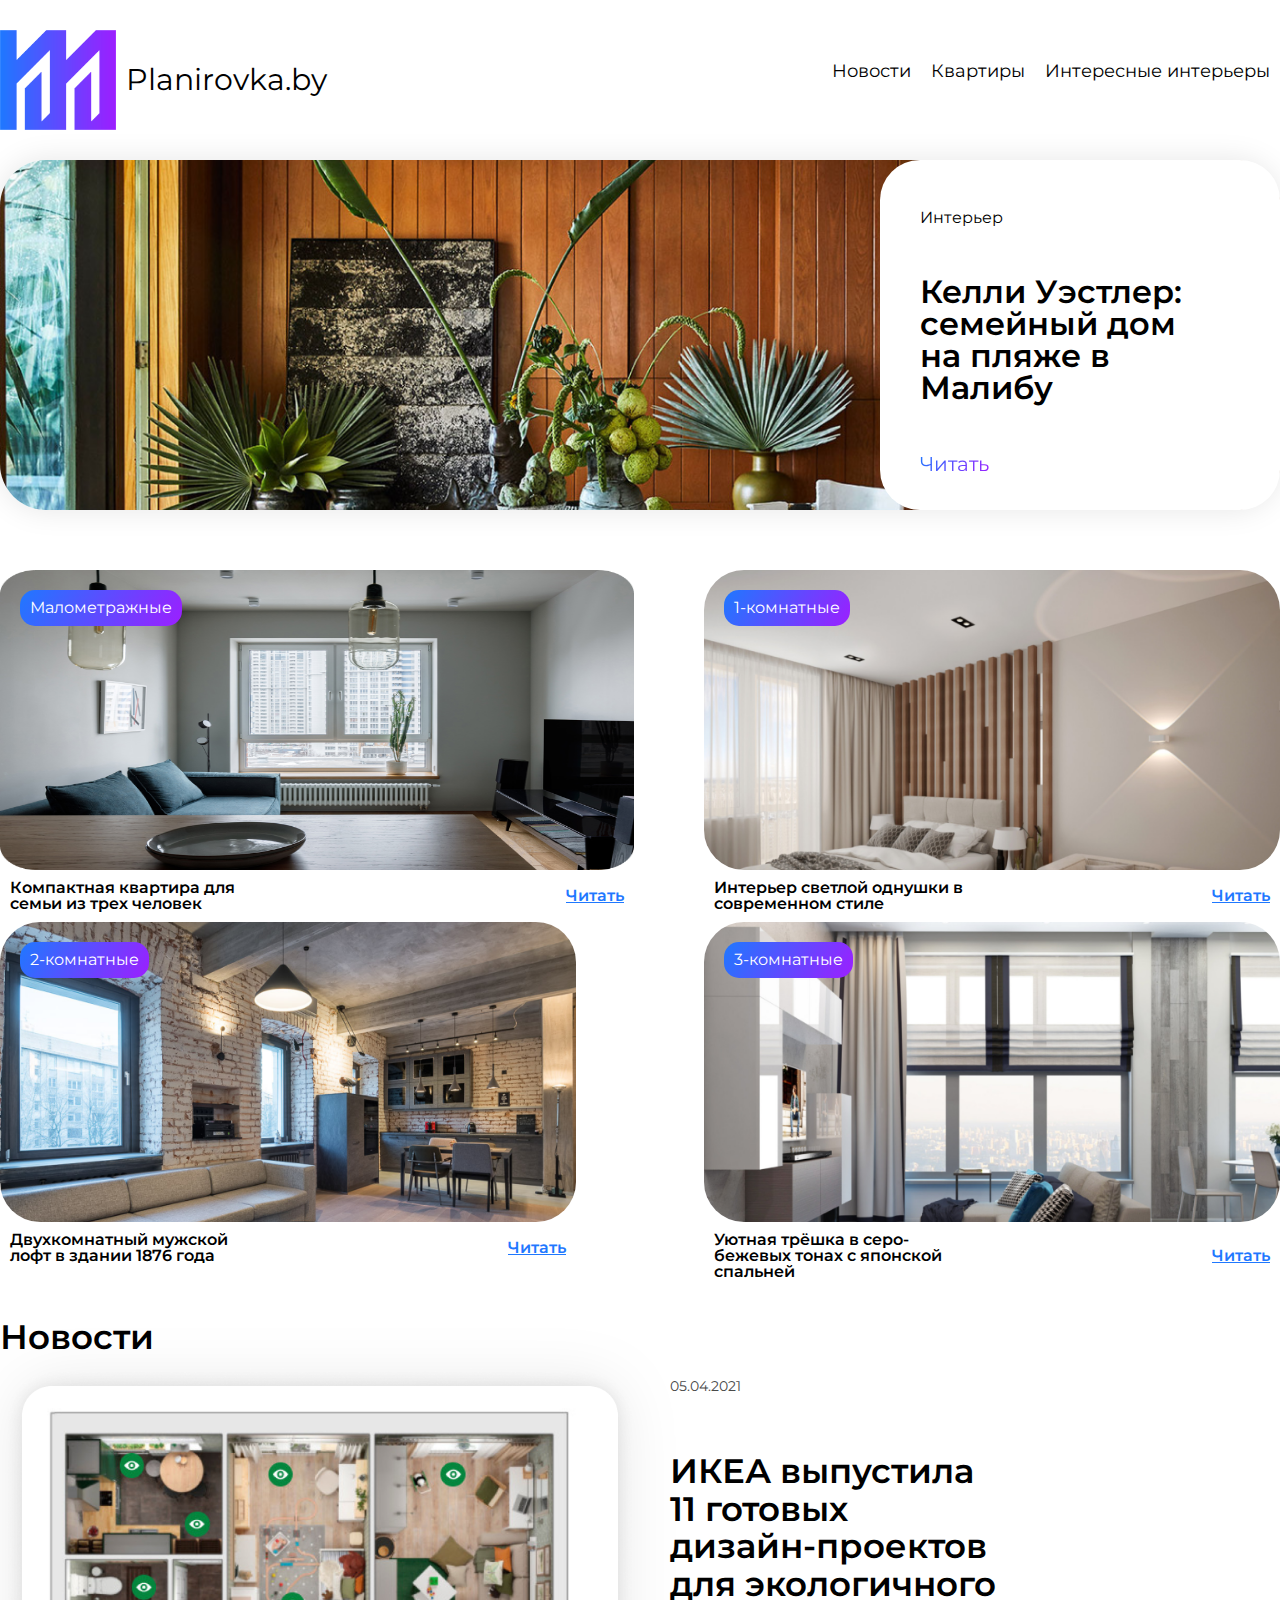
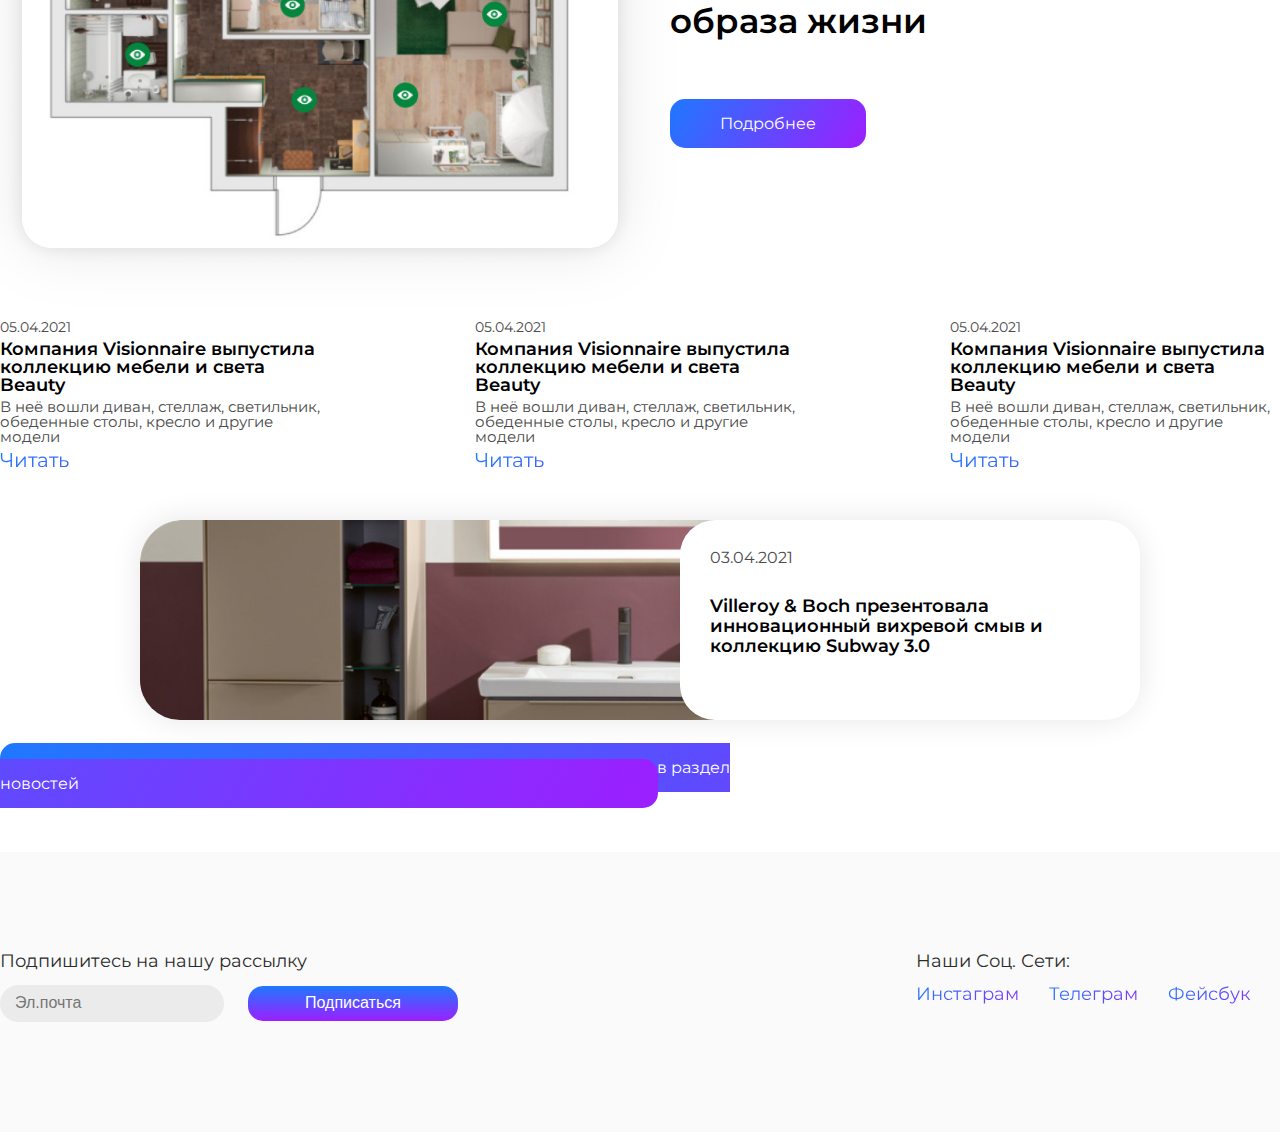
<file: index.html>
<!DOCTYPE html>
<html lang="en">
  <head>
    <meta charset="UTF-8" />
    <meta http-equiv="X-UA-Compatible" content="IE=edge" />
    <meta name="viewport" content="width=device-width, initial-scale=1.0" />
    <link rel="stylesheet" href="https://maxcdn.bootstrapcdn.com/font-awesome/4.4.0/css/font-awesome.min.css">
    <link rel="preconnect" href="https://fonts.gstatic.com" />
    <link
      href="https://fonts.googleapis.com/css2?family=Montserrat:wght@400;600&display=swap"
      rel="stylesheet"
    />
    <link rel="stylesheet" href="css/artem.css" />
    <title>Planirovka.by</title>
  </head>

  <body>
    <header>
      <div class="container">
        <div class="header__nav">
          <div class="header__logo">
            <a class="header__logo-lishka"  href="./index.html"><div class="header__logo-img"> <img class="header__logo_img" src="img/news/logo-flats.png" alt=""><p> Planirovka.by</p></div></a> 
          </div>
         
          <div class="header__menu">
            <div class="header__burger">
              <i class="fas fa-bars"></i>
            </div>
            <ul>
              <li><a class="lishka" href="./news.html">Новости</a></li>
              <li>
                <a class="lishka" href="./flats.html">Квартиры</a>
                <ul class="nav__submenu">
                  <li><a href="#">Все квартиры</a></li>
                  <li><a href="#">Малометражные</a></li>
                  <li><a href="#">1- комнатные</a></li>
                  <li><a href="#">2-х комнатные</a></li>
                  <li><a href="#">3-х комнатные</a></li>
                  <li><a href="#">Дома и дачи</a></li>
                </ul>
              </li>
              <li><a class="lishka" href="./flat_news.html">Интересные интерьеры</a></li>
            </ul>
          </div>
        </div>
      </div>
    </header>
    <div class="container header__container">
      <div class="header__new">
        <div class="header__new-main">
          <p class="header__text">Интерьер</p>
          <h1 class="header__title">
            Келли Уэстлер: семейный дом на пляже в Малибу
          </h1>
          <a href="#" class="header__link">Читать</a>
        </div>
      </div>
    </div>

    <section class="types">
      <div class="container">
        <div class="types__row">
          <div class="types__item">
            <div class="types__img1">
              <img src="img/main/itemimg1.png" alt="" />
              <a href="#" class="types__link">Малометражные</a>
            </div>

            <div class="types__text">
              <p class="types__text-main">
                Компактная квартира для семьи из трех человек
              </p>
              <a class="types__text-link" href="#">Читать</a>
            </div>
          </div>

          <div class="types__item">
            <div class="types__img2">
              <a href="#" class="types__link">1-комнатные</a>
            </div>

            <div class="types__text">
              <p class="types__text-main">
                Интерьер светлой однушки в современном стиле
              </p>
              <a class="types__text-link" href="#">Читать</a>
            </div>
          </div>

          <div class="types__item">
            <div class="types__img3">
              <a href="#" class="types__link">2-комнатные</a>
            </div>

            <div class="types__text">
              <p class="types__text-main">
                Двухкомнатный мужской лофт в здании 1876 года
              </p>
              <a class="types__text-link" href="#">Читать</a>
            </div>
          </div>

          <div class="types__item">
            <div class="types__img4">
              <a href="#" class="types__link">3-комнатные</a>
            </div>

            <div class="types__text">
              <p class="types__text-main">
                Уютная трёшка в серо-бежевых тонах с японской спальней
              </p>
              <a class="types__text-link" href="#">Читать</a>
            </div>
          </div>
        </div>
      </div>
    </section>

    <section class="news">
      <div class="container">
        <h2 class="news__title">Новости</h2>

        <div class="news__last">
          <img
            class="news__last-img"
            src="img/main/news_img.png"
            alt=" BOBA LOX"
          />
          <div class="news__last-main">
            <p class="news__main-date">05.04.2021</p>
            <h3 class="news__main-title">
              ИКЕА выпустила 11 готовых дизайн-проектов для экологичного образа
              жизни
            </h3>
            <a href="#" class="news__main-link">Подробнее</a>
          </div>
        </div>

        <div class="news__interesting">
          <div class="news__item">
            <p class="news__item-date">05.04.2021</p>
            <p class="news__item-title">
              Компания Visionnaire выпустила коллекцию мебели и светa Beauty
            </p>
            <p class="news__item-text">
              В неё вошли диван, стеллаж, светильник, обеденные столы, кресло и
              другие модели
            </p>
            <a href="#" class="news__item-link">Читать</a>
          </div>
          <div class="news__item">
            <p class="news__item-date">05.04.2021</p>
            <p class="news__item-title">
              Компания Visionnaire выпустила коллекцию мебели и светa Beauty
            </p>
            <p class="news__item-text">
              В неё вошли диван, стеллаж, светильник, обеденные столы, кресло и
              другие модели
            </p>
            <a href="#" class="news__item-link">Читать</a>
          </div>
          <div class="news__item">
            <p class="news__item-date">05.04.2021</p>
            <p class="news__item-title">
              Компания Visionnaire выпустила коллекцию мебели и светa Beauty
            </p>
            <p class="news__item-text">
              В неё вошли диван, стеллаж, светильник, обеденные столы, кресло и
              другие модели
            </p>
            <a href="#" class="news__item-link">Читать</a>
          </div>
        </div>

        <div class="news__recent">
          <div class="recent__main">
            <p class="recent__date">03.04.2021</p>
            <p class="recent__title">
              Villeroy & Boch презентовала инновационный вихревой смыв и
              коллекцию Subway 3.0
            </p>
          </div>
        </div>

        <div class="link__recent"   >  <a href="#" class="news__link"> Перейти в раздел новостей </a> </div>
      </div>
    </section>

    <footer>
      <div class="container">
        <div class="footer__row">
          <div class="row">
            <h4 class="footer__title">Подпишитесь на нашу рассылку</h4>
            <div class="item">
              <input
                class="footer__table"
                type="text"
                name="name"
                placeholder="Эл.почта"
              />
              <button href="#" class="footer__button">Подписаться</button>
            </div>
          </div>
          <div class="row">
            <h4 class="footer__title1">Наши Соц. Сети:</h4>
            <div class="item1">
              <ul class="footer__menu">
                <li><a href="#">Инстаграм</a></li>
                <li><a href="#">Телеграм</a></li>
                <li><a href="#">Фейсбук</a></li>
              </ul>
            </div>
          </div>
        </div>
      </div>
    </footer>
  </body>
</html>
</file>
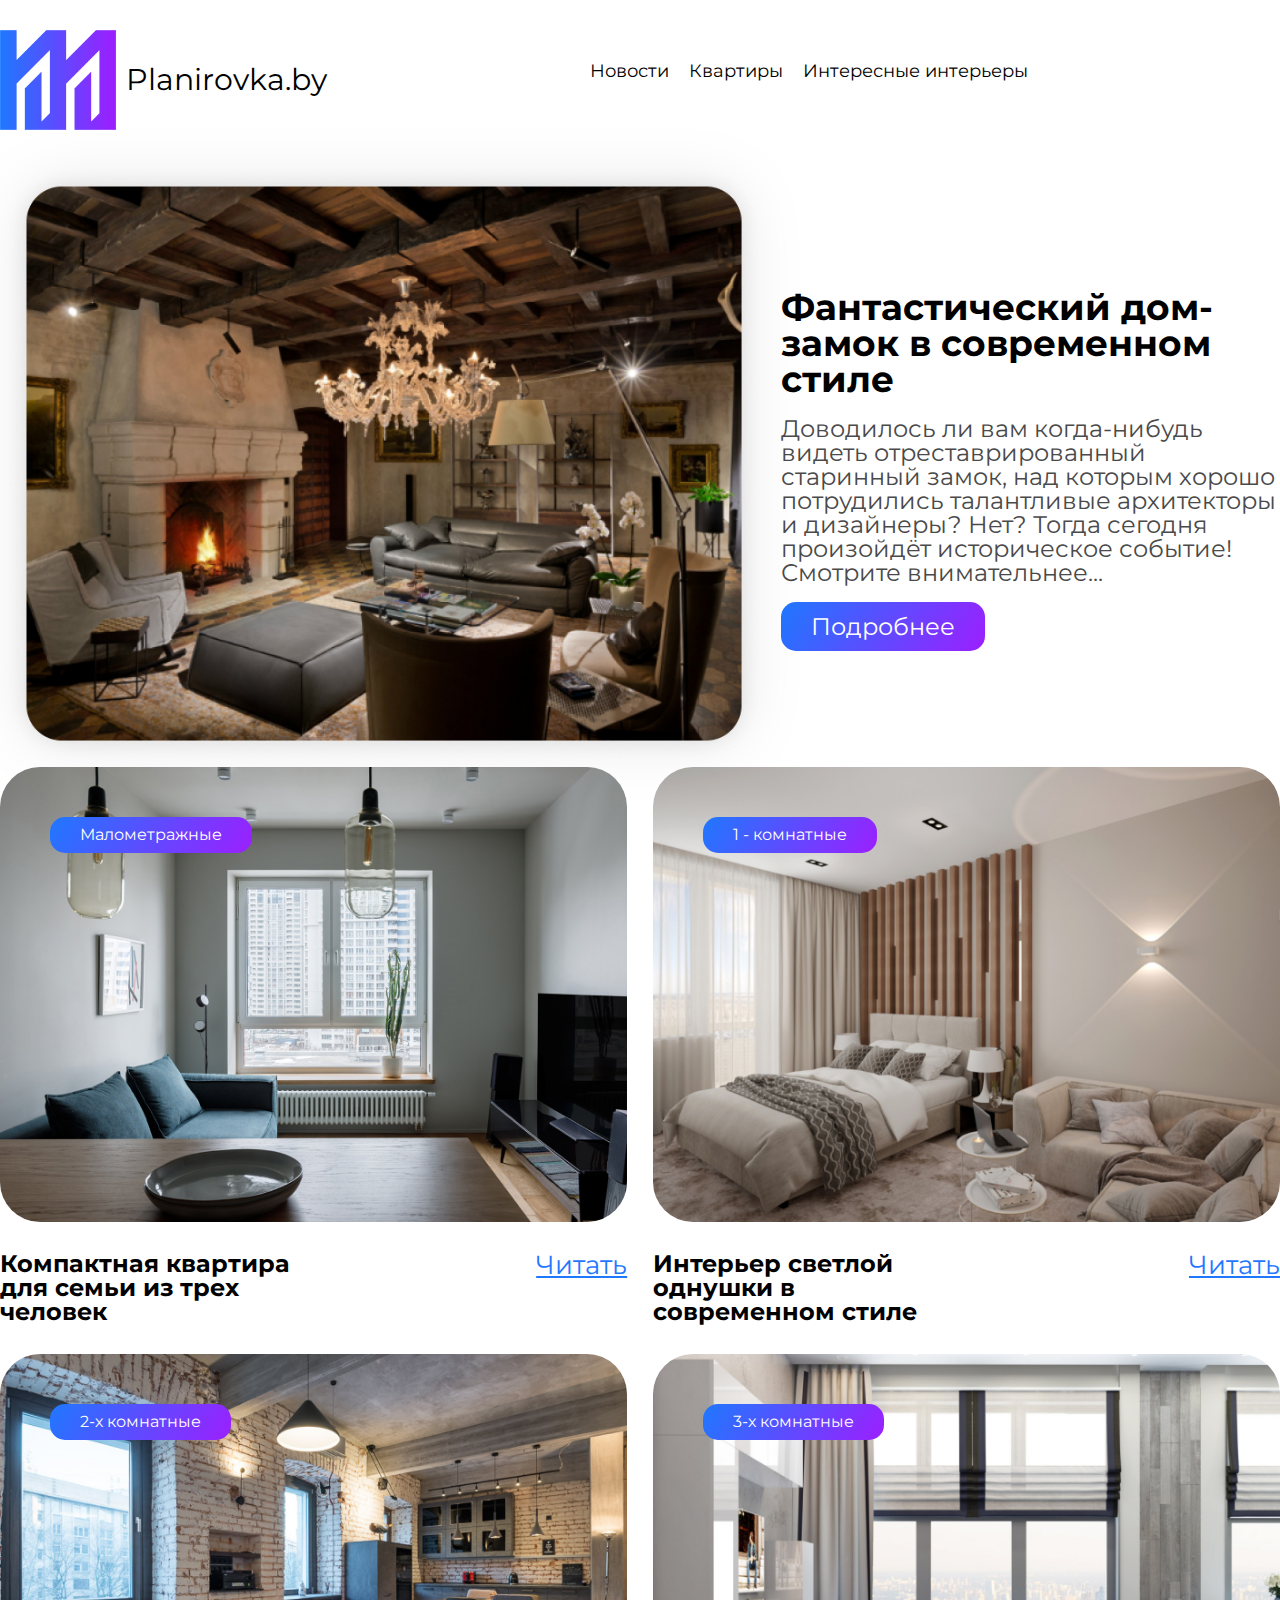
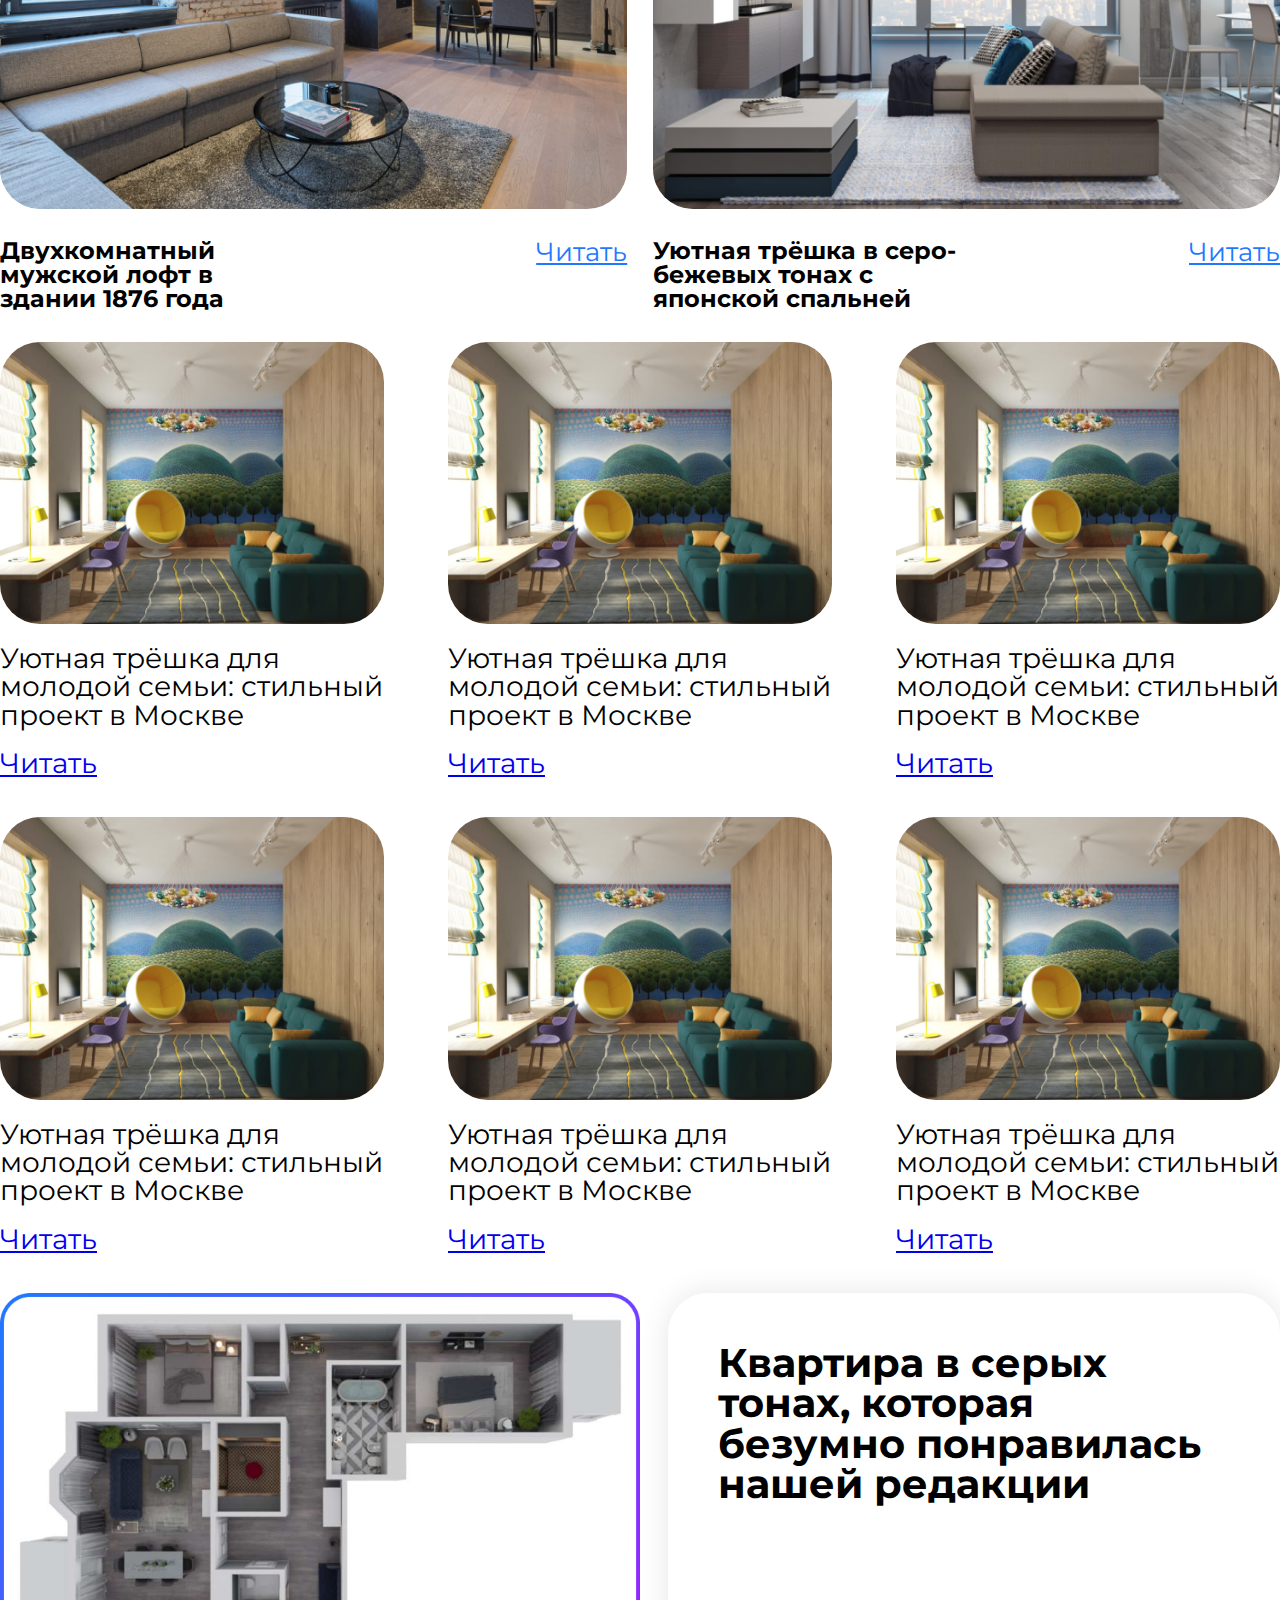
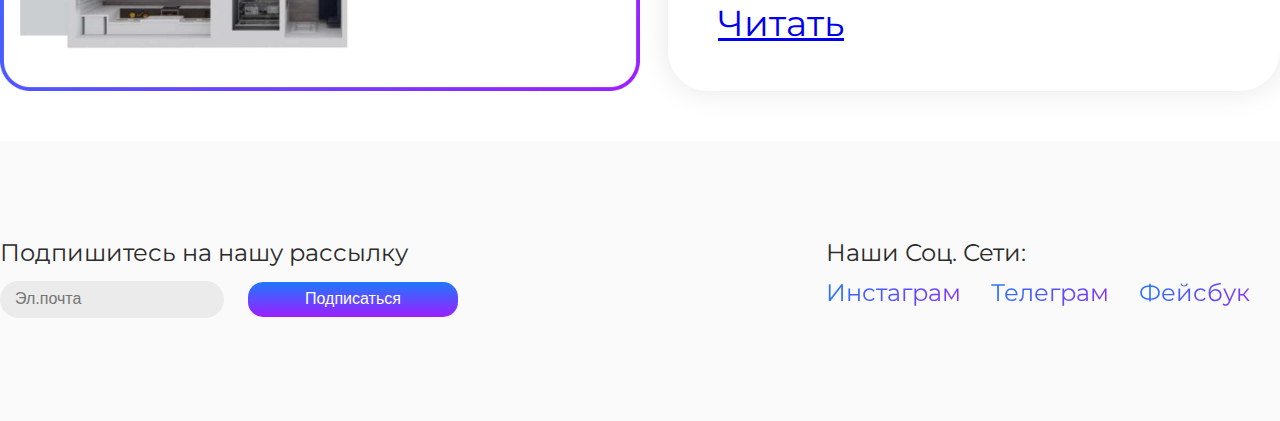
<file: flats.html>
<!DOCTYPE html>
<html lang="en">

<head>
    <meta charset="UTF-8">
    <meta http-equiv="X-UA-Compatible" content="IE=edge">
    <meta name="viewport" content="width=device-width, initial-scale=1.0">
    <link rel="preconnect" href="https://fonts.gstatic.com">
    <link href="https://fonts.googleapis.com/css2?family=Montserrat:wght@400;600&display=swap" rel="stylesheet">
    <link rel="stylesheet" href="css/evelina.css">
    <title>Planirovka.by</title>
</head>

<body>
    <header>
        <div class="container">
            <div class="header__nav">
                <div class="header__logo">
                    <a class="header__logo-lishka" href="./index.html"><div class="header__logo-img"> <img class="header__logo_img" src="img/news/logo-flats.png" alt=""><p> Planirovka.by</p></div></a>
                </div>
                <div class="header__menu">
                    <ul>
                        <li><a class="lishka" href="./news.html">Новости</a></li>
                        <li>
                          <a class="lishka" href="./flats.html">Квартиры</a>
                          <ul class="nav__submenu">
                            <li><a href="#">Все квартиры</a></li>
                            <li><a href="#">Малометражные</a></li>
                            <li><a href="#">1- комнатные</a></li>
                            <li><a href="#">2-х комнатные</a></li>
                            <li><a href="#">3-х комнатные</a></li>
                            <li><a href="#">Дома и дачи</a></li>
                          </ul>
                        </li>
                        <li><a class="lishka" href="./flat_news.html">Интересные интерьеры</a></li>
                    </ul>
                </div>
                <i class="fas fa-bars"></i>
            </div>
        </div>
    </header>

    <main>
        <section class="castle">
            <div class="container castle__container">

                <div class="castle-box__img">
                    <img src="img/flats/pro.png" alt="">
                </div>

                <div class="castle__descr">
                    <h1 class="castle-box__title">Фантастический дом-замок в современном стиле</h1>
                    <div class="castle-box__text">Доводилось ли вам когда-нибудь видеть отреставрированный старинный
                        замок, над которым хорошо потрудились талантливые архитекторы и дизайнеры? Нет? Тогда сегодня
                        произойдёт историческое событие! Смотрите внимательнее...</div>
                    <a href="#" class="castle__link">Подробнее</a>
                </div>


            </div>
        </section>
        <section class="flats">
            <div class="container flats__container">
                <div class="flats__row">
                    <div class="flats__item">
                        <div class="flats-box">
                            <div class="flats-box__img">
                                <img src="img/flats/bg1.png" alt="">
                            </div>
                            <div class="flats-box__info">
                                <h3 class="flats-box__title">Компактная квартира для семьи из трех человек </h3>
                                <a href="#" class="flats-box__link">Читать</a>
                            </div>
                            <div class="flats-box__ticket">Малометражные</div>
                        </div>
                    </div>
                    <div class="flats__item">
                        <div class="flats-box">
                            <div class="flats-box__img">
                                <img src="img/flats/bg2.png" alt="">
                            </div>
                            <div class="flats-box__info">
                                <h3 class="flats-box__title">Интерьер светлой однушки в современном стиле </h3>
                                <a href="#" class="flats-box__link">Читать</a>
                            </div>

                            <div class="flats-box__ticket">1 - комнатные</div>
                        </div>
                    </div>
                    <div class="flats__item">
                        <div class="flats-box">
                            <div class="flats-box__img">
                                <img src="img/flats/bg3.png" alt="">
                            </div>
                            <div class="flats-box__info">
                                <h3 class="flats-box__title">Двухкомнатный мужской лофт в здании 1876 года</h3>
                                <a href="#" class="flats-box__link">Читать</a>
                            </div>

                            <div class="flats-box__ticket">2-х комнатные</div>
                        </div>
                    </div>
                    <div class="flats__item">
                        <div class="flats-box">
                            <div class="flats-box__img">
                                <img src="img/flats/bg4.png" alt="">
                            </div>
                            <div class="flats-box__info">
                                <h3 class="flats-box__title">Уютная трёшка в серо-бежевых тонах с японской спальней</h3>
                                <a href="#" class="flats-box__link">Читать</a>
                            </div>

                            <div class="flats-box__ticket">3-х комнатные</div>
                        </div>
                    </div>
                </div>
            </div>


        </section>

        <section class="moscow">
            <div class="container moscow__container">
                <div class="moscow__item">
                    <img src="img/flats/bg5.png" alt="" class="moscow__img">
                    <h4 class="moscow__title">Уютная трёшка для молодой семьи: стильный проект в Москве</h4>
                    <a href="#" class="moscow__link">Читать</a>

                </div>
                <div class="moscow__item">
                    <img src="img/flats/bg5.png" alt="" class="moscow__img">
                    <h4 class="moscow__title">Уютная трёшка для молодой семьи: стильный проект в Москве</h4>
                    <a href="#" class="moscow__link">Читать</a>

                </div>
                <div class="moscow__item">
                    <img src="img/flats/bg5.png" alt="" class="moscow__img">
                    <h4 class="moscow__title">Уютная трёшка для молодой семьи: стильный проект в Москве</h4>
                    <a href="#" class="moscow__link">Читать</a>

                </div>
                <div class="moscow__item">
                    <img src="img/flats/bg5.png" alt="" class="moscow__img">
                    <h4 class="moscow__title">Уютная трёшка для молодой семьи: стильный проект в Москве</h4>
                    <a href="#" class="moscow__link">Читать</a>

                </div>
                <div class="moscow__item">
                    <img src="img/flats/bg5.png" alt="" class="moscow__img">
                    <h4 class="moscow__title">Уютная трёшка для молодой семьи: стильный проект в Москве</h4>
                    <a href="#" class="moscow__link">Читать</a>

                </div>
                <div class="moscow__item">
                    <img src="img/flats/bg5.png" alt="" class="moscow__img">
                    <h4 class="moscow__title">Уютная трёшка для молодой семьи: стильный проект в Москве</h4>
                    <a href="#" class="moscow__link">Читать</a>

                </div>
            </div>

        </section>
        <section class="read">
            <div class="container read__container">
                <div class="read__img">
                    <img src="img/flats/bg6.png" alt="">
                </div>
                <div class="read__text">
                    <h2 class="read__title">Квартира в серых тонах, которая безумно понравилась нашей редакции</h2>
                    <a href="#" class="read__link">Читать</a>
                </div>

            </div>

        </section>


    </main>
    <footer>
        <div class="container">
            <div class="footer__row">
                <div class="row">
                    <h4 class="footer__title">Подпишитесь на нашу рассылку</h4>
                    <div class="item">
                        <input class="footer__table" type="text" name="name" placeholder="Эл.почта" />
                        <button href="#" class="footer__button">Подписаться</button>
                    </div>
                </div>
                <div class="row">
                    <h4 class="footer__title1">Наши Соц. Сети:</h4>
                    <div class="item1">
                        <ul class="footer__menu">
                            <li><a href="#">Инстаграм</a></li>
                            <li><a href="#">Телеграм</a></li>
                            <li><a href="#">Фейсбук</a></li>
                        </ul>
                    </div>
                </div>
            </div>
        </div>
    </footer>
</body>

</html>
</file>
<file: css/artem.css>
html,
body,
div,
span,
applet,
object,
iframe,
h1,
h2,
h3,
h4,
h5,
h6,
p,
blockquote,
pre,
a,
abbr,
acronym,
address,
big,
cite,
code,
del,
dfn,
em,
img,
ins,
kbd,
q,
s,
samp,
small,
strike,
strong,
sub,
sup,
tt,
var,
b,
u,
i,
center,
dl,
dt,
dd,
ol,
ul,
li,
fieldset,
form,
label,
legend,
table,
caption,
tbody,
tfoot,
thead,
tr,
th,
td,
article,
aside,
canvas,
details,
embed,
figure,
figcaption,
footer,
header,
hgroup,
menu,
nav,
output,
ruby,
section,
summary,
time,
mark,
audio,
video {
  margin: 0;
  padding: 0;
  border: 0;
  font-size: 100%;
  font: inherit;
  vertical-align: baseline;
}

/* make sure to set some focus styles for accessibility */
:focus {
  outline: 0;
}

/* HTML5 display-role reset for older browsers */
article,
aside,
details,
figcaption,
figure,
footer,
header,
hgroup,
menu,
nav,
section {
  display: block;
}

body {
  line-height: 1;
}

ol,
ul {
  list-style: none;
}

blockquote,
q {
  quotes: none;
}

blockquote:before,
blockquote:after,
q:before,
q:after {
  content: "";
  content: none;
}

table {
  border-collapse: collapse;
  border-spacing: 0;
}

input[type=search]::-webkit-search-cancel-button,
input[type=search]::-webkit-search-decoration,
input[type=search]::-webkit-search-results-button,
input[type=search]::-webkit-search-results-decoration {
  -webkit-appearance: none;
  -moz-appearance: none;
}

input[type=search] {
  -webkit-appearance: none;
  -moz-appearance: none;
  -webkit-sizing: content;
  box-sizing: content-box;
}

textarea {
  overflow: auto;
  vertical-align: top;
  resize: vertical;
}

/**
 * Correct `inline-block` display not defined in IE 6/7/8/9 and Firefox 3.
 */
audio,
canvas,
video {
  display: inline-block;
  *display: inline;
  *zoom: 1;
  max-width: 100%;
}

/**
 * Prevent modern browsers from displaying `audio` without controls.
 * Remove excess height in iOS 5 devices.
 */
audio:not([controls]) {
  display: none;
  height: 0;
}

/**
 * Address styling not present in IE 7/8/9, Firefox 3, and Safari 4.
 * Known issue: no IE 6 support.
 */
[hidden] {
  display: none;
}

/**
 * 1. Correct text resizing oddly in IE 6/7 when body `font-size` is set using
 *    `em` units.
 * 2. Prevent iOS text size adjust after orientation change, without disabling
 *    user zoom.
 */
html {
  font-size: 100%;
  /* 1 */
  -webkit-text-size-adjust: 100%;
  /* 2 */
  -ms-text-size-adjust: 100%;
  /* 2 */
}

/**
 * Address `outline` inconsistency between Chrome and other browsers.
 */
a:focus {
  outline: thin dotted;
}

/**
 * Improve readability when focused and also mouse hovered in all browsers.
 */
a:active,
a:hover {
  outline: 0;
}

/**
 * 1. Remove border when inside `a` element in IE 6/7/8/9 and Firefox 3.
 * 2. Improve image quality when scaled in IE 7.
 */
img {
  border: 0;
  /* 1 */
  -ms-interpolation-mode: bicubic;
  /* 2 */
}

/**
 * Address margin not present in IE 6/7/8/9, Safari 5, and Opera 11.
 */
figure {
  margin: 0;
}

/**
 * Correct margin displayed oddly in IE 6/7.
 */
form {
  margin: 0;
}

/**
 * Define consistent border, margin, and padding.
 */
fieldset {
  border: 1px solid #c0c0c0;
  margin: 0 2px;
  padding: 0.35em 0.625em 0.75em;
}

/**
 * 1. Correct color not being inherited in IE 6/7/8/9.
 * 2. Correct text not wrapping in Firefox 3.
 * 3. Correct alignment displayed oddly in IE 6/7.
 */
legend {
  border: 0;
  /* 1 */
  padding: 0;
  white-space: normal;
  /* 2 */
  *margin-left: -7px;
  /* 3 */
}

/**
 * 1. Correct font size not being inherited in all browsers.
 * 2. Address margins set differently in IE 6/7, Firefox 3+, Safari 5,
 *    and Chrome.
 * 3. Improve appearance and consistency in all browsers.
 */
button,
input,
select,
textarea {
  font-size: 100%;
  /* 1 */
  margin: 0;
  /* 2 */
  vertical-align: baseline;
  /* 3 */
  *vertical-align: middle;
  /* 3 */
}

/**
 * Address Firefox 3+ setting `line-height` on `input` using `!important` in
 * the UA stylesheet.
 */
button,
input {
  line-height: normal;
}

/**
 * Address inconsistent `text-transform` inheritance for `button` and `select`.
 * All other form control elements do not inherit `text-transform` values.
 * Correct `button` style inheritance in Chrome, Safari 5+, and IE 6+.
 * Correct `select` style inheritance in Firefox 4+ and Opera.
 */
button,
select {
  text-transform: none;
}

/**
 * 1. Avoid the WebKit bug in Android 4.0.* where (2) destroys native `audio`
 *    and `video` controls.
 * 2. Correct inability to style clickable `input` types in iOS.
 * 3. Improve usability and consistency of cursor style between image-type
 *    `input` and others.
 * 4. Remove inner spacing in IE 7 without affecting normal text inputs.
 *    Known issue: inner spacing remains in IE 6.
 */
button,
html input[type=button],
input[type=reset],
input[type=submit] {
  -webkit-appearance: button;
  /* 2 */
  cursor: pointer;
  /* 3 */
  *overflow: visible;
  /* 4 */
}

/**
 * Re-set default cursor for disabled elements.
 */
button[disabled],
html input[disabled] {
  cursor: default;
}

/**
 * 1. Address box sizing set to content-box in IE 8/9.
 * 2. Remove excess padding in IE 8/9.
 * 3. Remove excess padding in IE 7.
 *    Known issue: excess padding remains in IE 6.
 */
input[type=checkbox],
input[type=radio] {
  box-sizing: border-box;
  /* 1 */
  padding: 0;
  /* 2 */
  *height: 13px;
  /* 3 */
  *width: 13px;
  /* 3 */
}

/**
 * 1. Address `appearance` set to `searchfield` in Safari 5 and Chrome.
 * 2. Address `box-sizing` set to `border-box` in Safari 5 and Chrome
 *    (include `-moz` to future-proof).
 */
input[type=search] {
  -webkit-appearance: textfield;
  /* 1 */
  /* 2 */
  box-sizing: content-box;
}

/**
 * Remove inner padding and search cancel button in Safari 5 and Chrome
 * on OS X.
 */
input[type=search]::-webkit-search-cancel-button,
input[type=search]::-webkit-search-decoration {
  -webkit-appearance: none;
}

/**
 * Remove inner padding and border in Firefox 3+.
 */
button::-moz-focus-inner,
input::-moz-focus-inner {
  border: 0;
  padding: 0;
}

/**
 * 1. Remove default vertical scrollbar in IE 6/7/8/9.
 * 2. Improve readability and alignment in all browsers.
 */
textarea {
  overflow: auto;
  /* 1 */
  vertical-align: top;
  /* 2 */
}

/**
 * Remove most spacing between table cells.
 */
table {
  border-collapse: collapse;
  border-spacing: 0;
}

html,
button,
input,
select,
textarea {
  color: #222;
}

::selection {
  background: #b3d4fc;
  text-shadow: none;
}

img {
  vertical-align: middle;
}

fieldset {
  border: 0;
  margin: 0;
  padding: 0;
}

textarea {
  resize: vertical;
}

.chromeframe {
  margin: 0.2em 0;
  background: #ccc;
  color: #000;
  padding: 0.2em 0;
}

body {
  font-family: "Montserrat", sans-serif;
  color: black;
  text-decoration: none;
}

.container {
  max-width: 1410px;
  margin: 0 auto;
}

header .header__nav {
  display: flex;
  justify-content: space-between;
}
header .header__logo {
  margin: 30px 0;
}
header .header__logo_img {
  max-height: 100px;
}
header .header__menu {
  margin-top: 60px;
  margin-bottom: 60px;
}
header .header__menu ul {
  display: flex;
  list-style: none;
}
header .header__menu li {
  font-weight: normal;
  font-size: 18px;
  line-height: 23px;
  margin: 0px 10px;
}
header .header__burger {
  display: none;
}
header .header__menu li:hover {
  background: linear-gradient(120.21deg, #1f78ff 0%, #9c1fff 100%);
  -webkit-background-clip: text;
  -webkit-text-fill-color: transparent;
}
header .nav__submenu {
  position: absolute;
  height: 220px;
  background: #ffffff;
  box-shadow: 0px 4px 20px rgba(0, 0, 0, 0.15);
  border-radius: 20px;
}
header .header__menu .nav__submenu {
  display: none;
  background: white;
}
header .header__menu .nav__submenu li {
  position: relative;
  font-style: normal;
  font-weight: normal;
  font-size: 16px;
  line-height: 100%;
  padding: 8px 30px;
}
header .header__logo-img {
  display: flex;
}
header .header__logo-img p {
  margin: auto 10px;
  color: #000000;
  font-size: 30px;
}
header .header__logo-lishka {
  text-decoration: none;
}
header .lishka {
  text-decoration: none;
  color: black;
}
header .header__menu li:hover .nav__submenu a {
  -webkit-text-fill-color: black;
  text-decoration: none;
}
header .header__menu li .nav__submenu a:hover {
  background: linear-gradient(120.21deg, #1f78ff 0%, #9c1fff 100%);
  -webkit-background-clip: text;
  -webkit-text-fill-color: transparent;
}
header .header__menu li:hover .nav__submenu {
  display: block;
  width: 15%;
  margin-top: 10px;
}

.header__container .header__nav {
  display: flex;
  justify-content: space-between;
  margin: 30px 0;
  flex-direction: row;
  align-items: center;
}
.header__container .nav__links a {
  margin-right: 30px;
  color: black;
  text-decoration: none;
}
.header__container .nav__links a:last-child {
  margin: 0;
}
.header__container .header__new {
  display: flex;
  flex-direction: row-reverse;
  width: 100%;
  height: 350px;
  background: url(../img/main/slider_img.png) no-repeat;
  background-size: cover;
  border-radius: 46px;
  box-shadow: 0px 0px 30px rgba(0, 0, 0, 0.1);
  color: black;
  margin-bottom: 60px;
}
.header__container a {
  color: linear-gradient(120.21deg, #1f78ff 0%, #9c1fff 100%);
}
.header__container .header__new-main {
  width: 400px;
  height: 350px;
  background: white;
  border-radius: 40px;
}
.header__container .header__text {
  margin: 50px 40px;
}
.header__container .header__title {
  margin: 50px 40px;
  font-weight: 600;
  font-size: 32px;
  width: 300px;
}
.header__container .header__link {
  margin: 50px 40px;
  background: linear-gradient(120.21deg, #1f78ff 0%, #9c1fff 100%);
  -webkit-background-clip: text;
  -webkit-text-fill-color: transparent;
  font-size: 20px;
}

.types {
  margin-bottom: 30px;
}
.types .types__item {
  width: 634px;
  margin-left: 30px;
  font-weight: 600;
  position: relative;
  flex-basis: 45%;
}
.types .types__item:first-child {
  margin: 0;
  flex-basis: 45%;
}
.types .types__item:nth-child(3) {
  margin: 0;
}
.types .types__img1 {
  border-radius: 40px;
}
.types .types__img1 img {
  width: 634px;
  height: 300px;
}
.types .types__img2 {
  background: url(../img/main/itemimg2.png) no-repeat;
  background-size: cover;
  height: 300px;
  border-radius: 40px;
}
.types .types__img3 {
  background: url(../img/main/itemimg3.png) no-repeat;
  background-size: cover;
  height: 300px;
  border-radius: 40px;
}
.types .types__img4 {
  background: url(../img/main/itemimg4.png) no-repeat;
  background-size: cover;
  height: 300px;
  border-radius: 40px;
}
.types .types__link {
  position: absolute;
  top: 20px;
  left: 20px;
  font-weight: 400;
  background: linear-gradient(120.21deg, #1f78ff 0%, #9c1fff 100%);
  color: white;
  padding: 10px;
  border-radius: 15px;
  text-decoration: none;
}
.types .types__text {
  margin: 10px;
  display: flex;
  justify-content: space-between;
  align-items: center;
}
.types .types__text-main {
  width: 250px;
}
.types .types__text-link {
  color: #1f78ff;
}
.types .types__row {
  justify-content: space-between;
  display: flex;
  flex-wrap: wrap;
}

.news {
  margin-bottom: 60px;
}
.news .news__title {
  font-size: 34px;
  line-height: 101.1%;
  font-weight: 600;
  margin-bottom: 10px;
}
.news .news__last-img {
  filter: drop-shadow(0px 0px 30px rgba(0, 0, 0, 0.1));
  border-radius: 40px;
  width: 50%;
}
.news .news__last {
  display: flex;
}
.news .news__last-main {
  margin-top: 15px;
  margin-left: 30px;
}
.news .news__main-date {
  color: #4a4a4a;
  font-size: 14px;
  line-height: 101.1%;
}
.news .news__main-title {
  font-size: 34px;
  line-height: 110.1%;
  font-weight: 600;
  margin-top: 60px;
  width: 330px;
  margin-bottom: 75px;
}
.news .news__main-link {
  padding: 15px 50px;
  width: 150px;
  background: linear-gradient(120.21deg, #1f78ff 0%, #9c1fff 100%);
  border-radius: 15px;
  color: white;
  text-decoration: none;
}

.news__interesting {
  margin-top: 50px;
  margin-bottom: 50px;
  display: flex;
  justify-content: space-between;
}
.news__interesting .news__item {
  display: flex;
  flex-direction: column;
  width: 330px;
}
.news__interesting .news__item-date {
  color: #4a4a4a;
  font-size: 14px;
  line-height: 101.1%;
  margin-bottom: 5px;
}
.news__interesting .news__item-title {
  font-size: 18px;
  line-height: 101.1%;
  font-weight: 600;
  margin-bottom: 5px;
}
.news__interesting .news__item-text {
  color: #4a4a4a;
  font-size: 15px;
  line-height: 101.1%;
  margin-bottom: 5px;
}
.news__interesting .news__item-link {
  background: linear-gradient(120.21deg, #1f78ff 0%, #9c1fff 100%);
  -webkit-background-clip: text;
  -webkit-text-fill-color: transparent;
  font-size: 20px;
}

.news__recent {
  display: flex;
  flex-direction: row-reverse;
  box-shadow: 0px 0px 30px 0px #0000001a;
  width: 1000px;
  height: 200px;
  background: url(../img/main/news_img2.png) no-repeat;
  background-size: cover;
  border-radius: 40px;
  margin-bottom: 60px;
  margin: 40px auto;
}
.news__recent .recent__main {
  background: white;
  width: 400px;
  border-radius: 35px;
  height: 140px;
  padding: 30px;
}
.news__recent .recent__date {
  color: #4a4a4a;
  margin-bottom: 30px;
}
.news__recent .recent__title {
  font-weight: 600;
  font-size: 18px;
  line-height: 20px;
}

.news__link {
  padding: 15px 579px;
  width: 280px;
  background: linear-gradient(120.21deg, #1f78ff 0%, #9c1fff 100%);
  border-radius: 15px;
  color: white;
  text-decoration: none;
  margin-bottom: 50px;
}

footer {
  background: #fafafa;
  width: 1920;
  height: 280px;
}
footer .footer__row {
  display: flex;
  justify-content: space-between;
}
footer .row {
  display: flex;
  flex-direction: column;
  margin: 100px 0;
}
footer .footer__title {
  font-style: normal;
  font-weight: normal;
  font-size: 18px;
  line-height: 101.1%;
  color: #2b2b2b;
  margin-bottom: 15px;
}
footer .footer__title1 {
  font-size: 18px;
  line-height: 101.1%;
  color: #2b2b2b;
  margin-bottom: 15px;
}
footer .footer__table {
  height: 35px;
  background: #ebebeb;
  border-radius: 30px;
  margin-right: 20px;
  border: 0;
  padding-left: 15px;
}
footer .footer__button {
  background: linear-gradient(#1f78ff, #9c1fff);
  border: 0;
  border-radius: 15px;
  width: 210px;
  height: 35px;
  color: white;
  text-decoration: none;
}
footer .footer__menu {
  display: flex;
}
footer .footer__menu li a {
  background: linear-gradient(120.21deg, #1f78ff 0%, #9c1fff 100%);
  -webkit-background-clip: text;
  -webkit-text-fill-color: transparent;
  text-decoration: none;
  font-style: normal;
  font-weight: normal;
  font-size: 18px;
  line-height: 101.1%;
  padding-right: 30px;
}

@media (max-width: 375px) {
  .header__burger {
    display: block;
  }

  .header__container .header__new {
    width: 570px;
    box-shadow: 0px 0px 30px rgba(0, 0, 0, 0.5);
    margin-left: 15px;
  }

  .types .types__row {
    flex-direction: column;
  }
  .types .types__item {
    width: 400px;
    margin-bottom: 20px;
    margin-left: 180px;
  }
  .types .types__item:first-child {
    margin-left: 15px;
    margin-bottom: 20px;
  }
  .types .types__item:nth-child(3) {
    margin-left: 15px;
    margin-bottom: 20px;
  }

  .news {
    margin-bottom: 60px;
  }
  .news .news__title {
    font-size: 34px;
    line-height: 101.1%;
    font-weight: 600;
    margin-bottom: 10px;
    margin-left: 200px;
  }
  .news .news__last-img {
    display: none;
  }
  .news .news__last {
    display: flex;
    flex-direction: column;
  }
  .news .news__last-main {
    width: 350px;
    margin-top: 15px;
    margin-left: 100px;
    box-shadow: 0px 0px 30px rgba(0, 0, 0, 0.5);
    border-radius: 45px;
    padding: 10px;
    margin-bottom: 50px;
  }
  .news .news__main-date {
    display: none;
  }
  .news .news__main-title {
    font-size: 34px;
    line-height: 110.1%;
    font-weight: 600;
    margin-top: 60px;
    width: 330px;
    margin-bottom: 50px;
    margin-left: 10px;
  }
  .news .news__main-link {
    margin-left: 75px;
    padding: 15px 50px;
    width: 150px;
    background: linear-gradient(120.21deg, #1f78ff 0%, #9c1fff 100%);
    border-radius: 15px;
    color: white;
    text-decoration: none;
  }

  .news__interesting {
    display: none;
  }

  .news__link {
    width: 390px;
    box-shadow: 0px 0px 30px rgba(0, 0, 0, 0.5);
    margin-left: 100px;
  }

  .link__recent {
    display: flex;
    justify-content: center;
  }

  footer .footer__title {
    margin-left: 150px;
  }
  footer .footer__row {
    flex-direction: column;
  }
  footer .footer__title1 {
    display: none;
  }
  footer .item1 {
    display: none;
  }
  footer .footer__button {
    width: 145px;
    margin-left: 150px;
  }
  footer .footer__table {
    margin-left: 150px;
    margin-bottom: 10px;
  }
}
</file>
<file: css/evelina.css>
html,
body,
div,
span,
applet,
object,
iframe,
h1,
h2,
h3,
h4,
h5,
h6,
p,
blockquote,
pre,
a,
abbr,
acronym,
address,
big,
cite,
code,
del,
dfn,
em,
img,
ins,
kbd,
q,
s,
samp,
small,
strike,
strong,
sub,
sup,
tt,
var,
b,
u,
i,
center,
dl,
dt,
dd,
ol,
ul,
li,
fieldset,
form,
label,
legend,
table,
caption,
tbody,
tfoot,
thead,
tr,
th,
td,
article,
aside,
canvas,
details,
embed,
figure,
figcaption,
footer,
header,
hgroup,
menu,
nav,
output,
ruby,
section,
summary,
time,
mark,
audio,
video {
  margin: 0;
  padding: 0;
  border: 0;
  font-size: 100%;
  font: inherit;
  vertical-align: baseline;
}

/* make sure to set some focus styles for accessibility */
:focus {
  outline: 0;
}

/* HTML5 display-role reset for older browsers */
article,
aside,
details,
figcaption,
figure,
footer,
header,
hgroup,
menu,
nav,
section {
  display: block;
}

body {
  line-height: 1;
}

ol,
ul {
  list-style: none;
}

blockquote,
q {
  quotes: none;
}

blockquote:before,
blockquote:after,
q:before,
q:after {
  content: "";
  content: none;
}

table {
  border-collapse: collapse;
  border-spacing: 0;
}

input[type=search]::-webkit-search-cancel-button,
input[type=search]::-webkit-search-decoration,
input[type=search]::-webkit-search-results-button,
input[type=search]::-webkit-search-results-decoration {
  -webkit-appearance: none;
  -moz-appearance: none;
}

input[type=search] {
  -webkit-appearance: none;
  -moz-appearance: none;
  -webkit-sizing: content;
  box-sizing: content-box;
}

textarea {
  overflow: auto;
  vertical-align: top;
  resize: vertical;
}

/**
 * Correct `inline-block` display not defined in IE 6/7/8/9 and Firefox 3.
 */
audio,
canvas,
video {
  display: inline-block;
  *display: inline;
  *zoom: 1;
  max-width: 100%;
}

/**
 * Prevent modern browsers from displaying `audio` without controls.
 * Remove excess height in iOS 5 devices.
 */
audio:not([controls]) {
  display: none;
  height: 0;
}

/**
 * Address styling not present in IE 7/8/9, Firefox 3, and Safari 4.
 * Known issue: no IE 6 support.
 */
[hidden] {
  display: none;
}

/**
 * 1. Correct text resizing oddly in IE 6/7 when body `font-size` is set using
 *    `em` units.
 * 2. Prevent iOS text size adjust after orientation change, without disabling
 *    user zoom.
 */
html {
  font-size: 100%;
  /* 1 */
  -webkit-text-size-adjust: 100%;
  /* 2 */
  -ms-text-size-adjust: 100%;
  /* 2 */
}

/**
 * Address `outline` inconsistency between Chrome and other browsers.
 */
a:focus {
  outline: thin dotted;
}

/**
 * Improve readability when focused and also mouse hovered in all browsers.
 */
a:active,
a:hover {
  outline: 0;
}

/**
 * 1. Remove border when inside `a` element in IE 6/7/8/9 and Firefox 3.
 * 2. Improve image quality when scaled in IE 7.
 */
img {
  border: 0;
  /* 1 */
  -ms-interpolation-mode: bicubic;
  /* 2 */
}

/**
 * Address margin not present in IE 6/7/8/9, Safari 5, and Opera 11.
 */
figure {
  margin: 0;
}

/**
 * Correct margin displayed oddly in IE 6/7.
 */
form {
  margin: 0;
}

/**
 * Define consistent border, margin, and padding.
 */
fieldset {
  border: 1px solid #c0c0c0;
  margin: 0 2px;
  padding: 0.35em 0.625em 0.75em;
}

/**
 * 1. Correct color not being inherited in IE 6/7/8/9.
 * 2. Correct text not wrapping in Firefox 3.
 * 3. Correct alignment displayed oddly in IE 6/7.
 */
legend {
  border: 0;
  /* 1 */
  padding: 0;
  white-space: normal;
  /* 2 */
  *margin-left: -7px;
  /* 3 */
}

/**
 * 1. Correct font size not being inherited in all browsers.
 * 2. Address margins set differently in IE 6/7, Firefox 3+, Safari 5,
 *    and Chrome.
 * 3. Improve appearance and consistency in all browsers.
 */
button,
input,
select,
textarea {
  font-size: 100%;
  /* 1 */
  margin: 0;
  /* 2 */
  vertical-align: baseline;
  /* 3 */
  *vertical-align: middle;
  /* 3 */
}

/**
 * Address Firefox 3+ setting `line-height` on `input` using `!important` in
 * the UA stylesheet.
 */
button,
input {
  line-height: normal;
}

/**
 * Address inconsistent `text-transform` inheritance for `button` and `select`.
 * All other form control elements do not inherit `text-transform` values.
 * Correct `button` style inheritance in Chrome, Safari 5+, and IE 6+.
 * Correct `select` style inheritance in Firefox 4+ and Opera.
 */
button,
select {
  text-transform: none;
}

/**
 * 1. Avoid the WebKit bug in Android 4.0.* where (2) destroys native `audio`
 *    and `video` controls.
 * 2. Correct inability to style clickable `input` types in iOS.
 * 3. Improve usability and consistency of cursor style between image-type
 *    `input` and others.
 * 4. Remove inner spacing in IE 7 without affecting normal text inputs.
 *    Known issue: inner spacing remains in IE 6.
 */
button,
html input[type=button],
input[type=reset],
input[type=submit] {
  -webkit-appearance: button;
  /* 2 */
  cursor: pointer;
  /* 3 */
  *overflow: visible;
  /* 4 */
}

/**
 * Re-set default cursor for disabled elements.
 */
button[disabled],
html input[disabled] {
  cursor: default;
}

/**
 * 1. Address box sizing set to content-box in IE 8/9.
 * 2. Remove excess padding in IE 8/9.
 * 3. Remove excess padding in IE 7.
 *    Known issue: excess padding remains in IE 6.
 */
input[type=checkbox],
input[type=radio] {
  box-sizing: border-box;
  /* 1 */
  padding: 0;
  /* 2 */
  *height: 13px;
  /* 3 */
  *width: 13px;
  /* 3 */
}

/**
 * 1. Address `appearance` set to `searchfield` in Safari 5 and Chrome.
 * 2. Address `box-sizing` set to `border-box` in Safari 5 and Chrome
 *    (include `-moz` to future-proof).
 */
input[type=search] {
  -webkit-appearance: textfield;
  /* 1 */
  /* 2 */
  box-sizing: content-box;
}

/**
 * Remove inner padding and search cancel button in Safari 5 and Chrome
 * on OS X.
 */
input[type=search]::-webkit-search-cancel-button,
input[type=search]::-webkit-search-decoration {
  -webkit-appearance: none;
}

/**
 * Remove inner padding and border in Firefox 3+.
 */
button::-moz-focus-inner,
input::-moz-focus-inner {
  border: 0;
  padding: 0;
}

/**
 * 1. Remove default vertical scrollbar in IE 6/7/8/9.
 * 2. Improve readability and alignment in all browsers.
 */
textarea {
  overflow: auto;
  /* 1 */
  vertical-align: top;
  /* 2 */
}

/**
 * Remove most spacing between table cells.
 */
table {
  border-collapse: collapse;
  border-spacing: 0;
}

html,
button,
input,
select,
textarea {
  color: #222;
}

::selection {
  background: #b3d4fc;
  text-shadow: none;
}

img {
  vertical-align: middle;
}

fieldset {
  border: 0;
  margin: 0;
  padding: 0;
}

textarea {
  resize: vertical;
}

.chromeframe {
  margin: 0.2em 0;
  background: #ccc;
  color: #000;
  padding: 0.2em 0;
}

body {
  font-family: "Montserrat", sans-serif;
}

.container {
  max-width: 1410px;
  margin: 0 auto;
}

/*.header__container {
    .header__nav {
        display: flex;
        justify-content: space-between;
        margin: 30px 0;
        flex-direction: row;
        align-items: center;
    }
    .nav__links {
        a {
            margin-right: 30px;
            color: black;
            text-decoration: none;
        }
        a:last-child {
            margin: 0;
        }
    }
}*/
header .header__nav {
  display: flex;
  justify-content: space-between;
}
header .header__logo {
  margin: 30px 0;
}
header .header__logo_img {
  max-height: 100px;
}
header .header__menu {
  margin-top: 60px;
  margin-bottom: 60px;
}
header .header__menu ul {
  display: flex;
  list-style: none;
}
header .header__menu li {
  font-weight: normal;
  font-size: 18px;
  line-height: 23px;
  margin: 0px 10px;
}
header .header__menu li:hover {
  background: linear-gradient(120.21deg, #1F78FF 0%, #9C1FFF 100%);
  -webkit-background-clip: text;
  -webkit-text-fill-color: transparent;
}
header .nav__submenu {
  position: absolute;
  height: 220px;
  background: #FFFFFF;
  box-shadow: 0px 4px 20px rgba(0, 0, 0, 0.15);
  border-radius: 20px;
  z-index: 1;
}
header .header__menu .nav__submenu {
  display: none;
  background: white;
}
header .header__menu .nav__submenu li {
  position: relative;
  font-style: normal;
  font-weight: normal;
  font-size: 20px;
  line-height: 100%;
  padding: 8px 30px;
}
header .header__logo-img {
  display: flex;
}
header .header__logo-img p {
  margin: auto 10px;
  color: #000000;
  font-size: 30px;
}
header .header__logo-lishka {
  text-decoration: none;
}
header .lishka {
  text-decoration: none;
  color: black;
}
header .header__menu li:hover .nav__submenu a {
  -webkit-text-fill-color: black;
  text-decoration: none;
}
header .header__menu li .nav__submenu a:hover {
  background: linear-gradient(120.21deg, #1F78FF 0%, #9C1FFF 100%);
  -webkit-background-clip: text;
  -webkit-text-fill-color: transparent;
}
header .header__menu li:hover .nav__submenu {
  display: block;
  width: 15%;
  margin-top: 10px;
}
header .fa-bars:before {
  display: none;
}

.castle {
  display: flex;
  justify-content: space-between;
}
.castle .castle__container {
  display: flex;
  align-items: center;
  justify-content: space-between;
}
.castle .castle-box__img {
  filter: drop-shadow(0px 0px 30px rgba(0, 0, 0, 0.1));
  border-radius: 40px;
  width: 60%;
}
.castle .castle-box__img img {
  width: 100%;
}
.castle .castle__descr {
  width: 39%;
}
.castle .castle-box__title {
  font-weight: normal;
  font-size: 36px;
  color: #000000;
  font-weight: bold;
  margin-bottom: 20px;
}
.castle .castle-box__text {
  font-weight: normal;
  font-size: 24px;
  color: #4a4a4a;
  margin-bottom: 30px;
}
.castle .castle__link {
  font-weight: normal;
  font-size: 24px;
  color: #ffffff;
  background: linear-gradient(120.21deg, #1f78ff 0%, #9c1fff 100%);
  border-radius: 15px;
  text-decoration: none;
  padding: 10px 30px;
}

.flats .flats__row {
  display: flex;
  justify-content: space-between;
  flex-wrap: wrap;
}
.flats .flats__item {
  width: 49%;
}
.flats .flats-box {
  display: flex;
  flex-direction: column;
  position: relative;
}
.flats .flats-box__info {
  display: flex;
  margin-bottom: 30px;
  justify-content: space-between;
}
.flats .flats-box__img {
  margin-bottom: 30px;
}
.flats .flats-box__img img {
  border-radius: 40px;
  width: 100%;
}
.flats .flats-box__title {
  font-weight: normal;
  font-size: 24px;
  line-height: 101.1%;
  color: #000000;
  font-weight: bold;
  max-width: 50%;
}
.flats .flats-box__link {
  font-weight: normal;
  font-size: 26px;
  line-height: 101.1%;
  -webkit-text-decoration-line: underline;
          text-decoration-line: underline;
  color: #1f78ff;
  text-align: right;
}
.flats .flats-box__ticket {
  position: absolute;
  top: 50px;
  left: 50px;
  color: #ffffff;
  background: linear-gradient(120.21deg, #1f78ff 0%, #9c1fff 100%);
  border-radius: 15px;
  padding: 10px 30px;
}

.moscow .moscow__container {
  display: flex;
  flex-wrap: wrap;
  justify-content: space-between;
}
.moscow .moscow__container .moscow__item {
  width: 30%;
  flex-direction: column;
  display: flex;
  margin-bottom: 40px;
}
.moscow .moscow__container .moscow__img {
  border-radius: 40px;
  width: 100%;
  margin-bottom: 20px;
}
.moscow .moscow__container .moscow__title {
  font-weight: normal;
  font-size: 28px;
  line-height: 101.1%;
  color: #000000;
  margin-bottom: 20px;
}
.moscow .moscow__container .moscow__link {
  font-weight: normal;
  font-size: 28px;
  line-height: 101.1%;
  /* or 28px */
  -webkit-text-decoration-line: underline;
          text-decoration-line: underline;
}

.read {
  padding-bottom: 50px;
}
.read .read__container {
  display: flex;
  align-items: stretch;
  justify-content: space-between;
}
.read .read__img {
  width: 50%;
}
.read .read__img img {
  width: 100%;
}
.read .read__text {
  width: 40%;
  border-radius: 20px;
  padding: 50px;
  border-radius: 40px;
  background: #ffffff;
  box-shadow: 0px 0px 30px rgba(0, 0, 0, 0.1);
  display: flex;
  flex-direction: column;
  justify-content: space-between;
}
.read .read__text .read__title {
  font-weight: normal;
  font-size: 40px;
  line-height: 101.1%;
  color: #000000;
  margin-bottom: 40px;
  font-weight: bold;
}
.read .read__text .read__link {
  font-weight: normal;
  font-size: 36px;
  line-height: 101.1%;
  -webkit-text-decoration-line: underline;
          text-decoration-line: underline;
}

footer {
  background: #FAFAFA;
  width: 1920;
  height: 280px;
}
footer .footer__row {
  display: flex;
  justify-content: space-between;
}
footer .row {
  display: flex;
  flex-direction: column;
  margin: 100px 0;
}
footer .footer__title {
  font-family: 20 Kopeek;
  font-style: normal;
  font-weight: normal;
  font-size: 24px;
  line-height: 101.1%;
  color: #2B2B2B;
  margin-bottom: 15px;
}
footer .footer__title1 {
  font-family: 20 Kopeek;
  font-style: normal;
  font-weight: normal;
  font-size: 24px;
  line-height: 101.1%;
  color: #2B2B2B;
  margin-bottom: 15px;
}
footer .footer__table {
  height: 35px;
  background: #EBEBEB;
  border-radius: 30px;
  margin-right: 20px;
  border: 0;
  padding-left: 15px;
}
footer .footer__button {
  background: linear-gradient(#1F78FF, #9C1FFF);
  border: 0;
  border-radius: 15px;
  width: 210px;
  height: 35px;
  color: white;
  text-decoration: none;
}
footer .footer__menu {
  display: flex;
}
footer .footer__menu li a {
  background: linear-gradient(120.21deg, #1F78FF 0%, #9C1FFF 100%);
  -webkit-background-clip: text;
  -webkit-text-fill-color: transparent;
  text-decoration: none;
  font-family: 20 Kopeek;
  font-style: normal;
  font-weight: normal;
  font-size: 24px;
  line-height: 101.1%;
  padding-right: 30px;
}

@media (max-width: 768px) {
  .castle .castle-box__title {
    font-size: 24px;
  }

  .castle .castle-box__text {
    font-size: 18px;
  }

  .castle .castle__link {
    font-size: 18px;
  }

  .castle .flats__row {
    padding: 20px;
  }

  .castle .flats-box__ticket {
    top: 20px;
    left: 20px;
  }

  .castle .flats-box__title {
    font-size: 18px;
  }

  .moscow .moscow__item {
    width: 49%;
  }

  .read .read__container {
    flex-direction: column;
  }
}
</file>
